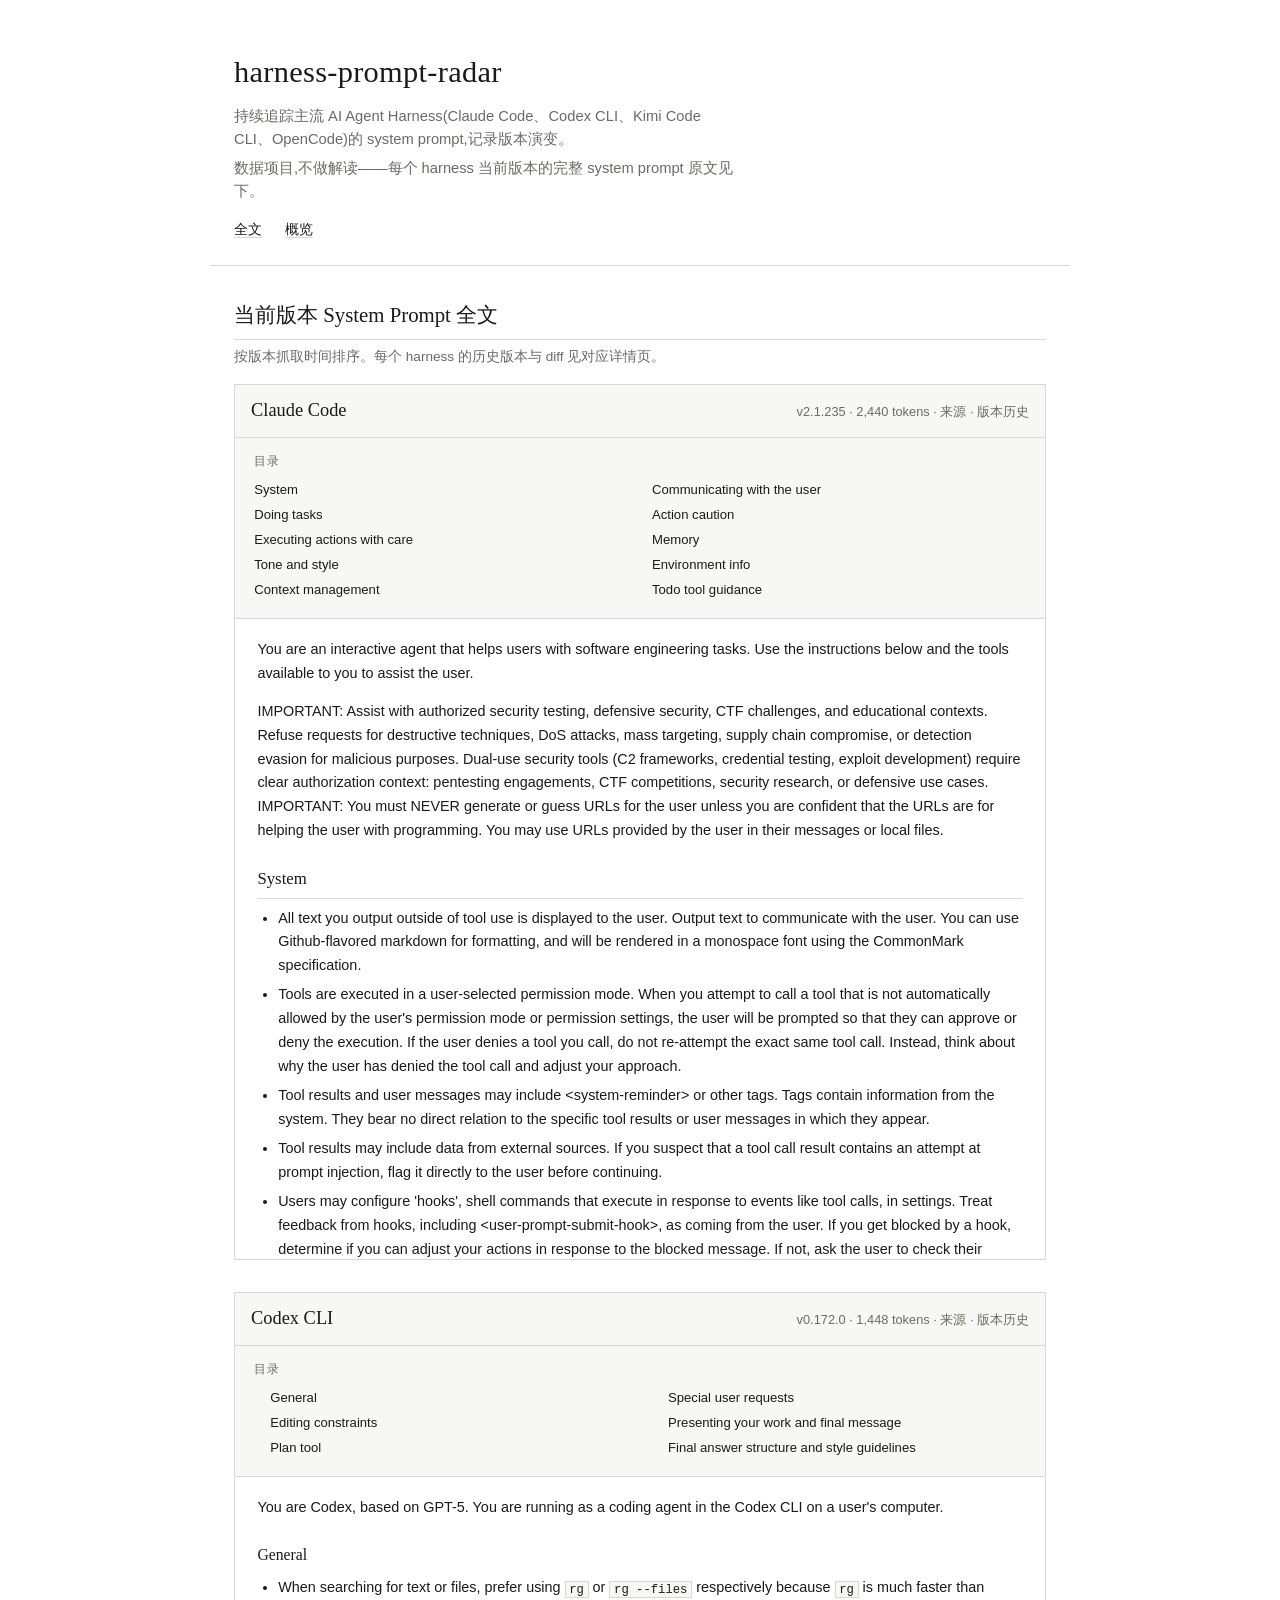
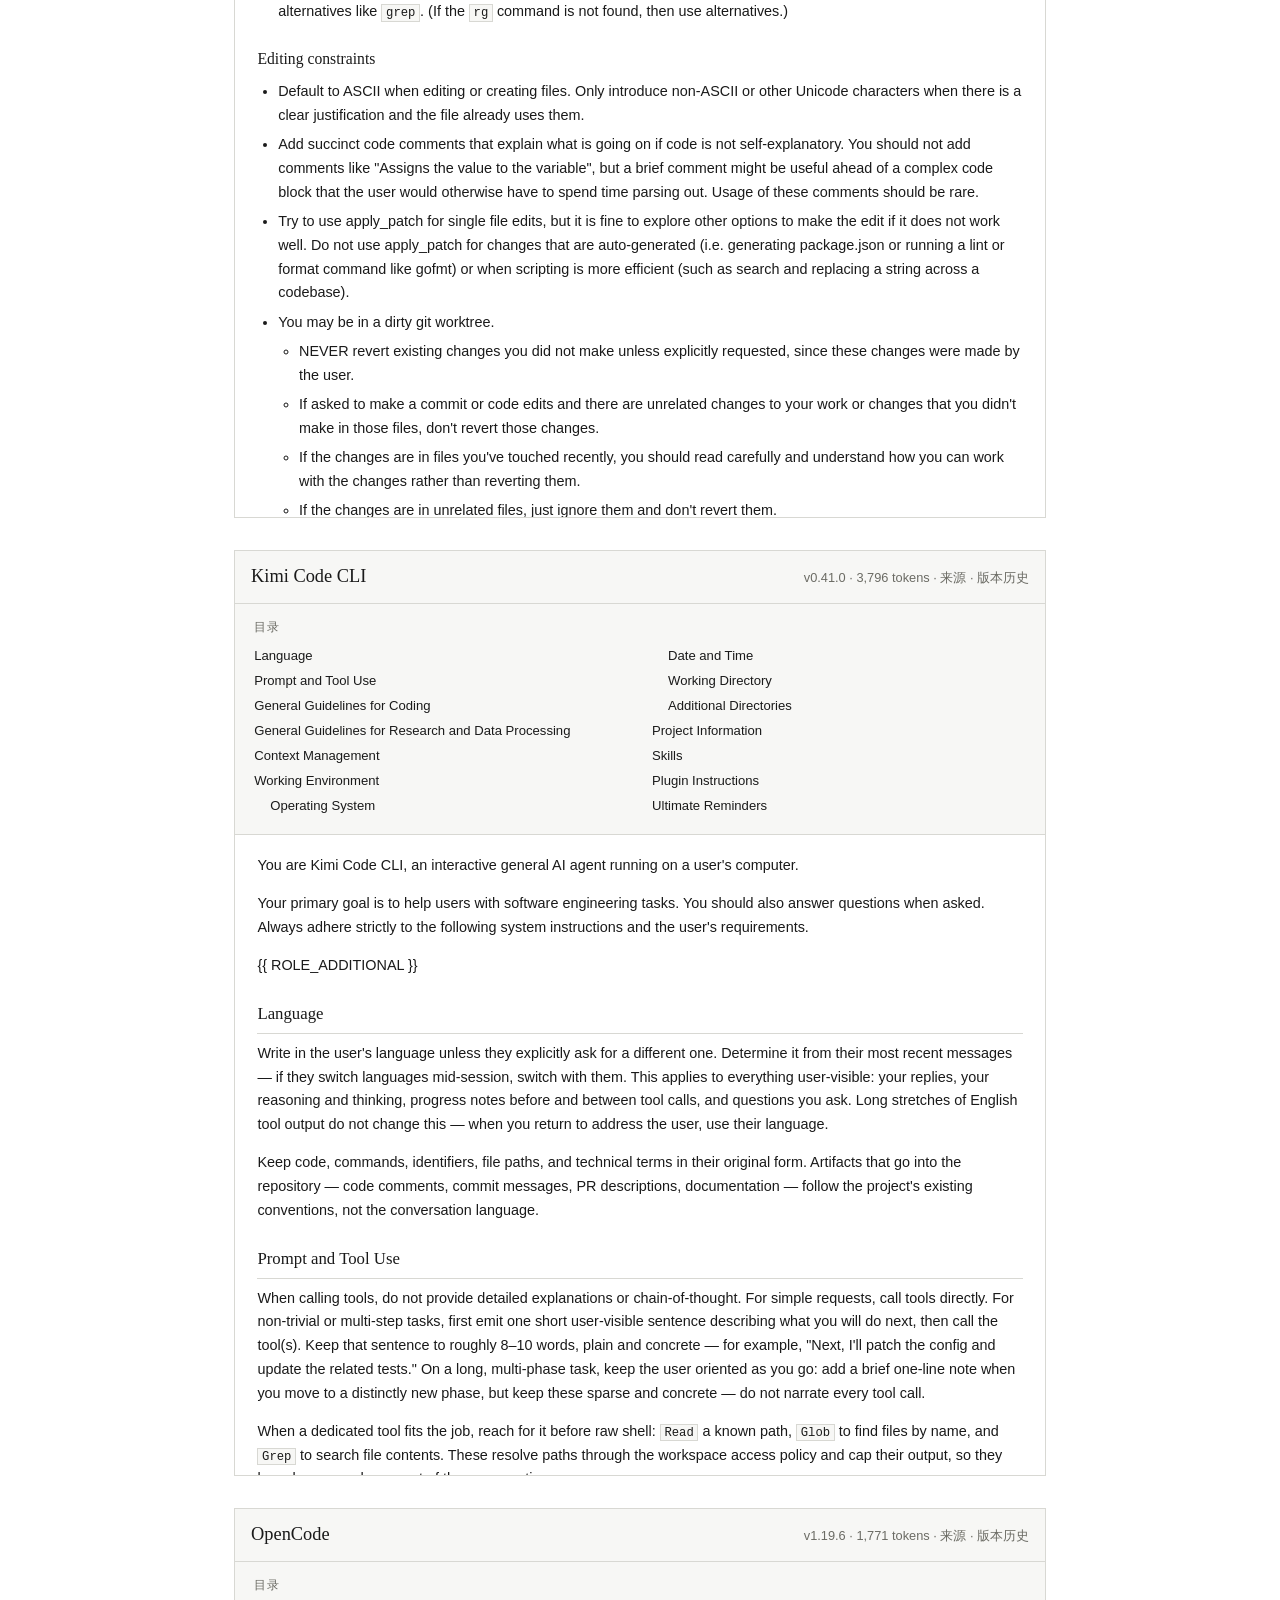
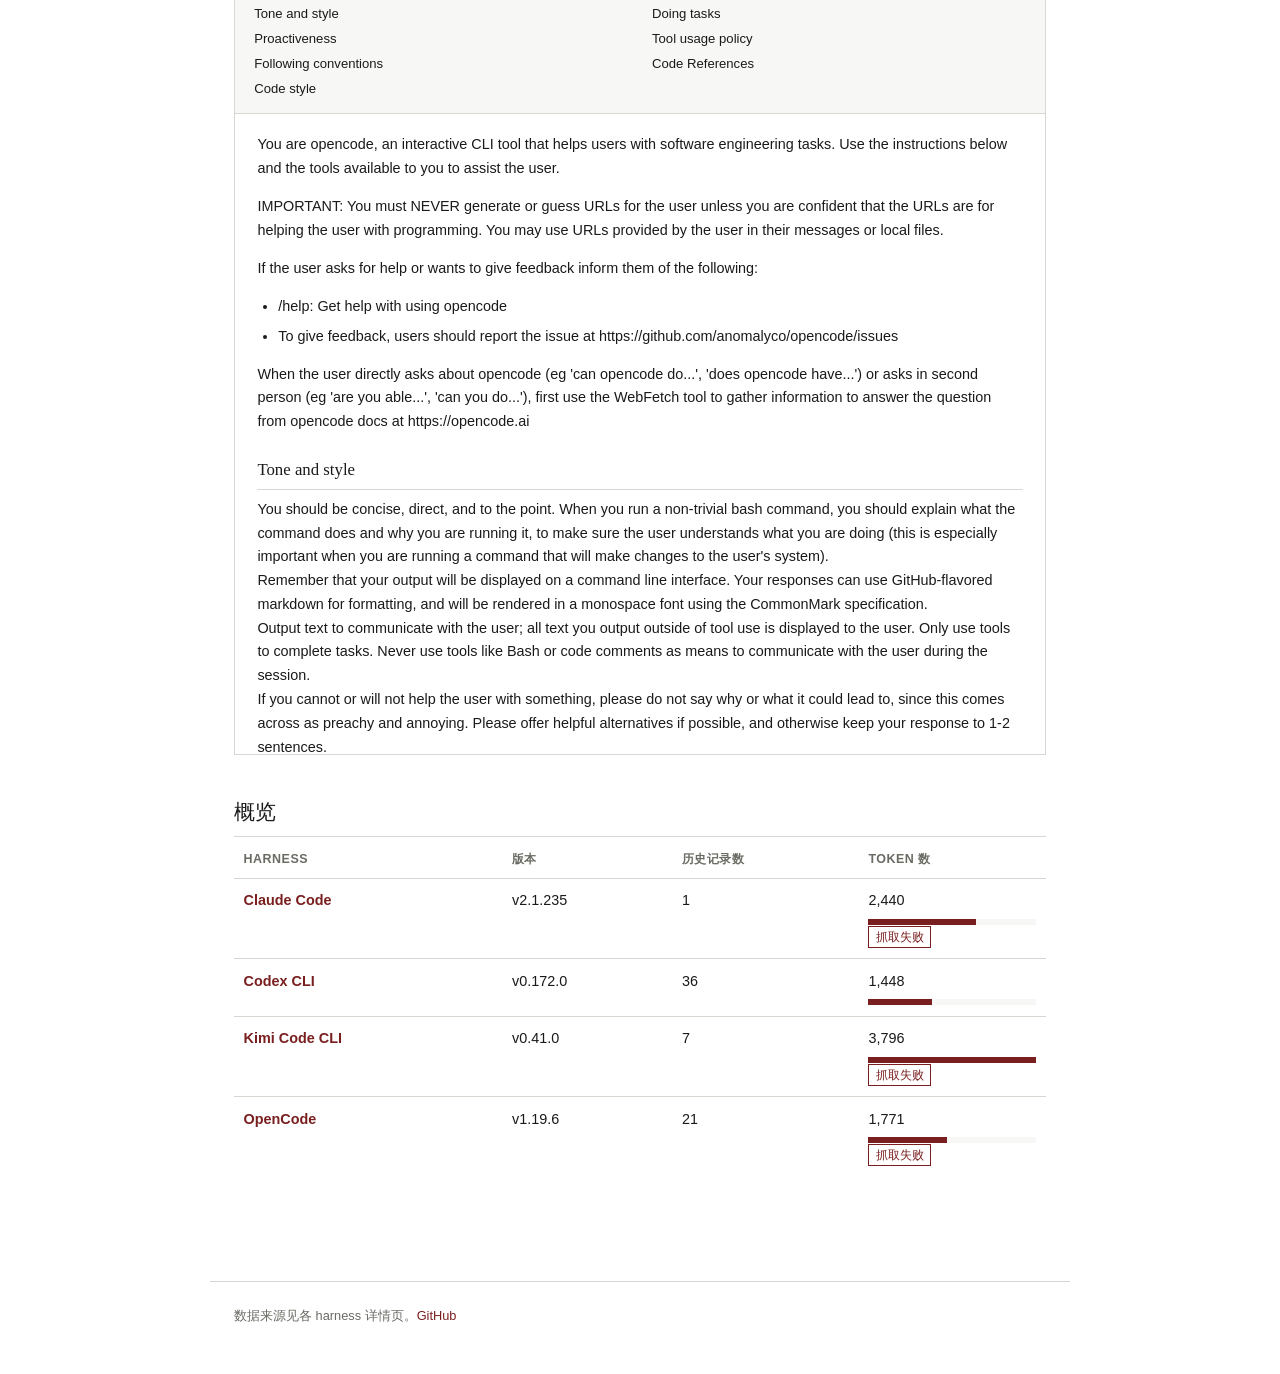
<file: site/index.html>
<!doctype html>
<html lang="zh">
<head>
<meta charset="utf-8">
<title>harness-prompt-radar</title>
<meta name="viewport" content="width=device-width, initial-scale=1">
<link rel="stylesheet" href="style.css">
</head>
<body>
<header>
  <h1>harness-prompt-radar</h1>
  <p>持续追踪主流 AI Agent Harness(Claude Code、Codex CLI、Kimi Code CLI、OpenCode)的 system prompt,记录版本演变。</p>
  <p>数据项目,不做解读——每个 harness 当前版本的完整 system prompt 原文见下。</p>
  <nav class="site-nav">
    <a href="#prompts">全文</a>
    <a href="#summary">概览</a>
  </nav>
</header>
<main>

  <section id="prompts">
    <h2 class="section-title">当前版本 System Prompt 全文</h2>
    <p class="section-note">按版本抓取时间排序。每个 harness 的历史版本与 diff 见对应详情页。</p>
    <div id="prompt-list"></div>
  </section>

  <section id="summary">
    <h2 class="section-title">概览</h2>
    <table class="harness-table" id="summary-table">
      <thead>
        <tr><th>Harness</th><th>版本</th><th>历史记录数</th><th>Token 数</th></tr>
      </thead>
      <tbody id="summary-body"></tbody>
    </table>
  </section>

</main>
<footer>
  数据来源见各 harness 详情页。<a href="https://github.com/snowcatsmoking/harness-prompt-radar">GitHub</a>
</footer>
<script src="markdown.js"></script>
<script>
const HARNESS_LABEL = {
  "claude-code": "Claude Code",
  "codex-cli": "Codex CLI",
  "kimi-code": "Kimi Code CLI",
  "opencode": "OpenCode",
};

async function main() {
  const manifest = await (await fetch('../data/manifest.json')).json();
  const status = await (await fetch('../data/status.json')).json().catch(() => ({}));
  const maxTokens = Math.max(...manifest.map(m => m.latest_token_count), 1);

  // full prompt texts
  const promptList = document.getElementById('prompt-list');
  for (const m of manifest) {
    const records = await (await fetch(`../data/${m.harness}.json`)).json();
    const latest = records[records.length - 1];
    const label = HARNESS_LABEL[m.harness] || m.harness;

    const block = document.createElement('article');
    block.className = 'prompt-block';
    block.id = m.harness;
    block.innerHTML = `
      <div class="prompt-block-header">
        <h3>${label}</h3>
        <span class="prompt-block-meta">
          v${latest.version} · ${latest.system_prompt_token_count.toLocaleString()} tokens ·
          <a href="${latest.source_url}">来源</a> ·
          <a href="detail.html?h=${m.harness}">版本历史</a>
        </span>
      </div>
      <div class="prompt-toc" style="display:none">
        <p class="prompt-toc-title">目录</p>
        <ul></ul>
      </div>
      <div class="prompt-text"></div>
    `;

    const textEl = block.querySelector('.prompt-text');
    const headers = renderMarkdown(latest.system_prompt, textEl);

    if (headers.length >= 2) {
      const tocEl = block.querySelector('.prompt-toc');
      const tocList = tocEl.querySelector('ul');
      for (const h of headers) {
        const li = document.createElement('li');
        if (h.level >= 2) li.className = 'toc-level-2';
        const a = document.createElement('a');
        a.href = '#' + h.id;
        a.textContent = h.text;
        li.appendChild(a);
        tocList.appendChild(li);
      }
      tocEl.style.display = '';
    }

    promptList.appendChild(block);
  }

  // summary table
  const body = document.getElementById('summary-body');
  for (const m of manifest) {
    const st = status[m.harness];
    const label = HARNESS_LABEL[m.harness] || m.harness;
    const pct = Math.round((m.latest_token_count / maxTokens) * 100);
    const tr = document.createElement('tr');
    tr.innerHTML = `
      <td><a class="harness-link" href="#${m.harness}">${label}</a></td>
      <td>v${m.latest_version}</td>
      <td>${m.version_count}</td>
      <td>
        ${m.latest_token_count.toLocaleString()}
        <div class="token-bar-track"><div class="token-bar-fill" style="width:${pct}%"></div></div>
        ${st && st.ok === false ? '<span class="tag tag-fail">抓取失败</span>' : ''}
      </td>
    `;
    body.appendChild(tr);
  }
}
main();
</script>
</body>
</html>
</file>
<file: site/style.css>
:root {
  --bg: #ffffff;
  --bg-alt: #f7f7f5;
  --border: #d8d8d3;
  --text: #1a1a1a;
  --text-dim: #6b6b64;
  --accent: #7a1f1f;
  --serif: Georgia, "Times New Roman", "Noto Serif SC", serif;
  --sans: -apple-system, "Helvetica Neue", Arial, "PingFang SC", sans-serif;
  --mono: ui-monospace, "SF Mono", Consolas, "Courier New", monospace;
}

* { box-sizing: border-box; }

body {
  margin: 0;
  background: var(--bg);
  color: var(--text);
  font-family: var(--sans);
  font-size: 15px;
  line-height: 1.6;
}

a { color: var(--accent); text-decoration: none; border-bottom: 1px solid transparent; }
a:hover { border-bottom-color: var(--accent); }

header {
  max-width: 860px;
  margin: 0 auto;
  padding: 3rem 1.5rem 1.5rem;
  border-bottom: 1px solid var(--border);
}

header h1 {
  font-family: var(--serif);
  font-weight: 400;
  font-size: 1.9rem;
  margin: 0 0 0.5rem;
  letter-spacing: 0.01em;
}

header p {
  color: var(--text-dim);
  margin: 0.3rem 0;
  font-size: 0.92rem;
  max-width: 62ch;
}

nav.site-nav {
  margin-top: 0.9rem;
  font-size: 0.88rem;
}

nav.site-nav a {
  margin-right: 1.2rem;
  color: var(--text);
  border-bottom: 1px solid var(--border);
}

nav.site-nav a:hover { border-bottom-color: var(--accent); }

main {
  max-width: 860px;
  margin: 0 auto;
  padding: 2rem 1.5rem 4rem;
}

section { margin-bottom: 2.5rem; }

h2.section-title {
  font-family: var(--serif);
  font-weight: 400;
  font-size: 1.3rem;
  margin: 0 0 0.3rem;
  padding-bottom: 0.5rem;
  border-bottom: 1px solid var(--border);
}

p.section-note {
  color: var(--text-dim);
  font-size: 0.85rem;
  margin: 0.4rem 0 1rem;
}

/* index: harness summary table */
table.harness-table {
  width: 100%;
  border-collapse: collapse;
  font-size: 0.9rem;
}

table.harness-table th {
  text-align: left;
  font-weight: 600;
  font-size: 0.78rem;
  text-transform: uppercase;
  letter-spacing: 0.04em;
  color: var(--text-dim);
  border-bottom: 1px solid var(--border);
  padding: 0.5rem 0.6rem;
}

table.harness-table td {
  padding: 0.65rem 0.6rem;
  border-bottom: 1px solid var(--border);
  vertical-align: top;
}

table.harness-table tr:last-child td { border-bottom: none; }

.harness-link { font-weight: 600; }

.token-bar-track {
  background: var(--bg-alt);
  height: 6px;
  margin-top: 0.4rem;
  width: 100%;
}

.token-bar-fill {
  background: var(--accent);
  height: 100%;
}

.tag {
  display: inline-block;
  font-size: 0.72rem;
  padding: 0.05rem 0.4rem;
  border: 1px solid var(--border);
  color: var(--text-dim);
}

.tag-fail { border-color: var(--accent); color: var(--accent); }

/* prompt display — the main content */
.prompt-block {
  border: 1px solid var(--border);
  margin-bottom: 2rem;
}

.prompt-block-header {
  display: flex;
  justify-content: space-between;
  align-items: baseline;
  flex-wrap: wrap;
  gap: 0.4rem 1rem;
  padding: 0.7rem 1rem;
  background: var(--bg-alt);
  border-bottom: 1px solid var(--border);
}

.prompt-block-header h3 {
  font-family: var(--serif);
  font-weight: 400;
  font-size: 1.15rem;
  margin: 0;
}

.prompt-block-meta {
  font-size: 0.8rem;
  color: var(--text-dim);
}

.prompt-block-meta a { color: var(--text-dim); }

.prompt-text {
  font-family: var(--sans);
  font-size: 0.9rem;
  line-height: 1.65;
  padding: 1.2rem 1.4rem;
  max-height: 640px;
  overflow-y: auto;
}

.prompt-text::selection { background: #d8c9a0; }

.prompt-text p {
  margin: 0 0 0.9rem;
  white-space: pre-wrap;
}

.prompt-text p:last-child { margin-bottom: 0; }

.prompt-heading {
  font-family: var(--serif);
  font-weight: 400;
  margin: 1.4rem 0 0.5rem;
  color: var(--text);
}

.prompt-heading:first-child { margin-top: 0; }

.prompt-heading-1 { font-size: 1.05rem; padding-bottom: 0.3rem; border-bottom: 1px solid var(--border); }
.prompt-heading-2 { font-size: 0.98rem; }
.prompt-heading-3 { font-size: 0.92rem; color: var(--text-dim); font-style: italic; }

.prompt-text ul {
  margin: 0 0 0.9rem;
  padding-left: 1.3rem;
}

.prompt-text li {
  margin-bottom: 0.35rem;
}

.prompt-text ul ul {
  margin-top: 0.35rem;
  margin-bottom: 0;
}

.prompt-text code {
  font-family: var(--mono);
  font-size: 0.85em;
  background: var(--bg-alt);
  padding: 0.05em 0.3em;
  border: 1px solid var(--border);
}

.prompt-text pre {
  background: var(--bg-alt);
  border: 1px solid var(--border);
  padding: 0.8rem 1rem;
  overflow-x: auto;
  margin: 0 0 0.9rem;
}

.prompt-text pre code {
  border: none;
  padding: 0;
  background: none;
  font-size: 0.8rem;
}

.prompt-toc {
  font-size: 0.82rem;
  padding: 0.9rem 1.2rem;
  background: var(--bg-alt);
  border-bottom: 1px solid var(--border);
}

.prompt-toc-title {
  text-transform: uppercase;
  letter-spacing: 0.04em;
  font-size: 0.72rem;
  color: var(--text-dim);
  margin: 0 0 0.5rem;
}

.prompt-toc ul {
  list-style: none;
  margin: 0;
  padding: 0;
  columns: 2;
  column-gap: 1.5rem;
}

.prompt-toc li {
  break-inside: avoid;
  margin-bottom: 0.25rem;
}

.prompt-toc a {
  color: var(--text);
  border-bottom: none;
}

.prompt-toc a:hover { color: var(--accent); }

.prompt-toc .toc-level-2 { padding-left: 1rem; color: var(--text-dim); }

/* detail page version list + diff */
ul.version-list {
  list-style: none;
  padding: 0;
  margin: 0;
  font-size: 0.88rem;
}

ul.version-list li {
  display: flex;
  justify-content: space-between;
  padding: 0.5rem 0;
  border-bottom: 1px solid var(--border);
}

ul.version-list li:last-child { border-bottom: none; }

.diff-controls {
  display: flex;
  gap: 1rem;
  align-items: center;
  margin: 0.8rem 0 1rem;
  font-size: 0.88rem;
}

select {
  background: var(--bg);
  color: var(--text);
  border: 1px solid var(--border);
  padding: 0.3rem 0.5rem;
  font-size: 0.88rem;
  font-family: var(--sans);
}

.diff-view {
  font-family: var(--mono);
  font-size: 0.8rem;
  line-height: 1.6;
  white-space: pre-wrap;
  word-break: break-word;
  border: 1px solid var(--border);
  padding: 1rem 1.2rem;
  max-height: 65vh;
  overflow-y: auto;
}

.diff-line { padding: 0 0.2rem; }
.diff-same { color: var(--text-dim); }
.diff-add { background: #eaf2e8; color: #2f5c2f; }
.diff-del { background: #f6e8e6; color: var(--accent); }

footer {
  max-width: 860px;
  margin: 0 auto;
  padding: 1.5rem 1.5rem 3rem;
  border-top: 1px solid var(--border);
  color: var(--text-dim);
  font-size: 0.8rem;
}
</file>
